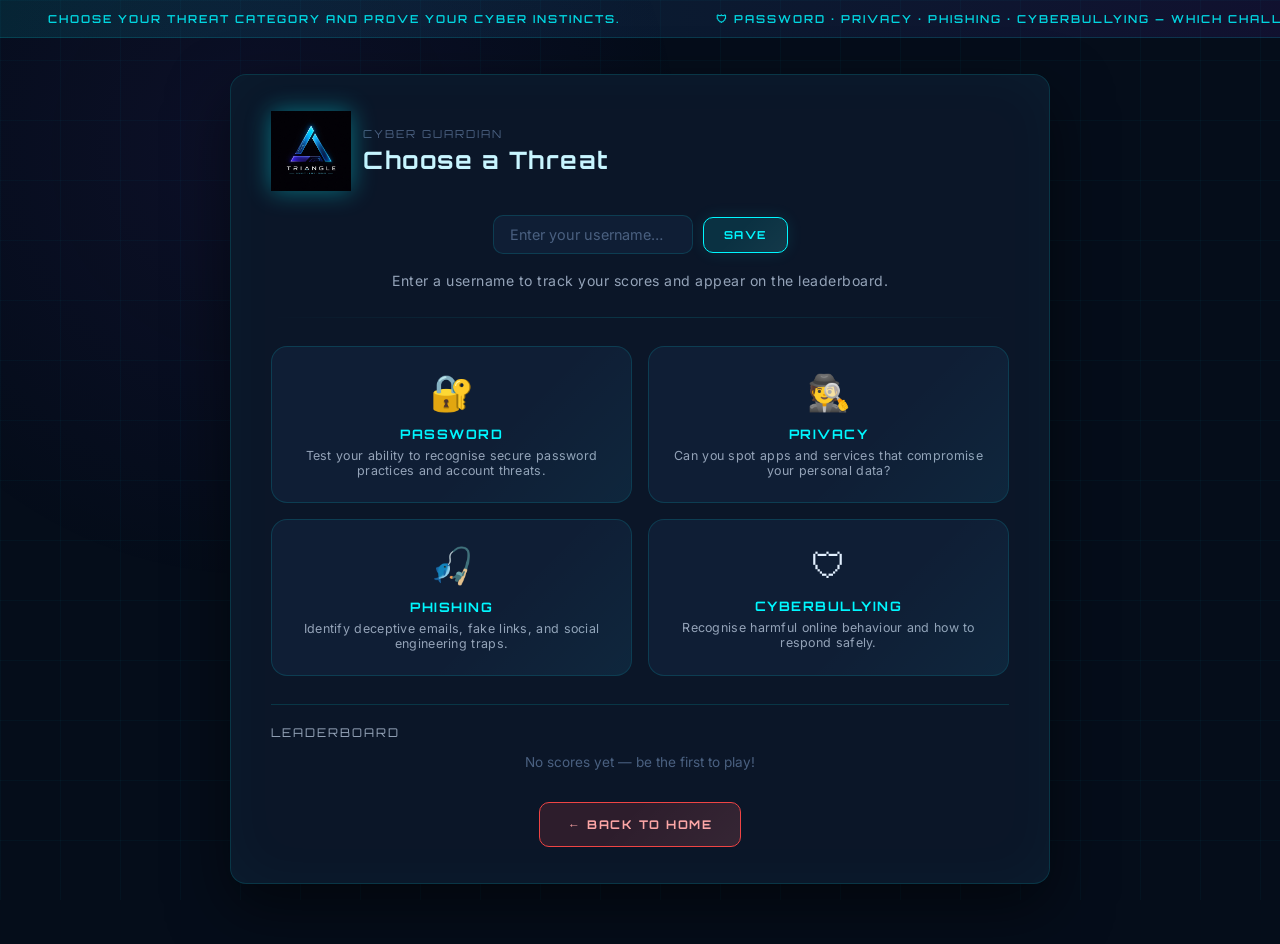
<file: index.html>
<!DOCTYPE html>
<html lang="en">
<head>
  <meta charset="UTF-8">
  <meta name="viewport" content="width=device-width, initial-scale=1.0">
  <title>Cyber Guardian — Signal or Scam?</title>
  <link rel="stylesheet" href="style.css">
</head>
<body>

  <!-- TICKER -->
  <div class="ticker-wrap">
    <div class="ticker-track">
      <span>Stay alert. Stay protected. Cyber Guardian is your first line of defence.</span>
      <span>🛡 Signal or Scam? Learn to identify online threats before they reach you.</span>
      <span>Password • Privacy • Phishing • Cyberbullying — four challenges await.</span>
      <span>Stay alert. Stay protected. Cyber Guardian is your first line of defence.</span>
      <span>🛡 Signal or Scam? Learn to identify online threats before they reach you.</span>
      <span>Password • Privacy • Phishing • Cyberbullying — four challenges await.</span>
    </div>
  </div>

  <div class="page">
    <div class="card text-center fade-in">

      <div class="hero-logo-wrap">
        <img src="team logo.png" alt="Triangle — Cyber Guardian" class="hero-logo">
      </div>

      <div class="hero-tag">Triangle · Connect · Code · Create</div>

      <h1>CYBER GUARDIAN</h1>

      <p class="subtitle mt-8" style="font-family:'Orbitron',sans-serif; font-size:0.75rem; letter-spacing:3px; margin-bottom:18px;">
        <span class="typewriter">Signal or Scam? Stay Sharp. Stay Ahead.</span>
      </p>

      <p class="mt-16" style="color:var(--text-mid); font-size:0.9rem; max-width:480px; margin:18px auto 0; line-height:1.7;">
        Test your cyber-safety instincts across four real-world threat categories. 
        Earn points for smart decisions. Learn from every mistake.
      </p>

      <div class="hero-actions mt-24">
        <button class="btn btn-primary" onclick="location.href='threats.html'">
          ⚡ Start Challenges
        </button>
        <button class="btn btn-secondary" onclick="location.href='howtoplay.html'">
          📋 How to Play
        </button>
      </div>

      <div class="divider"></div>

      <!-- Stat strip -->
      <div class="flex flex-center gap-16 flex-wrap" style="color:var(--text-lo); font-family:'Orbitron',sans-serif; font-size:10px; letter-spacing:1.5px;">
        <span>4 &nbsp;THREATS</span>
        <span style="color:var(--border);">|</span>
        <span>20 &nbsp;SCENARIOS</span>
        <span style="color:var(--border);">|</span>
        <span>1000 &nbsp;PTS MAX</span>
      </div>

    </div>
  </div>
<script src="script.js"></script>
</body>
</html>
</file>
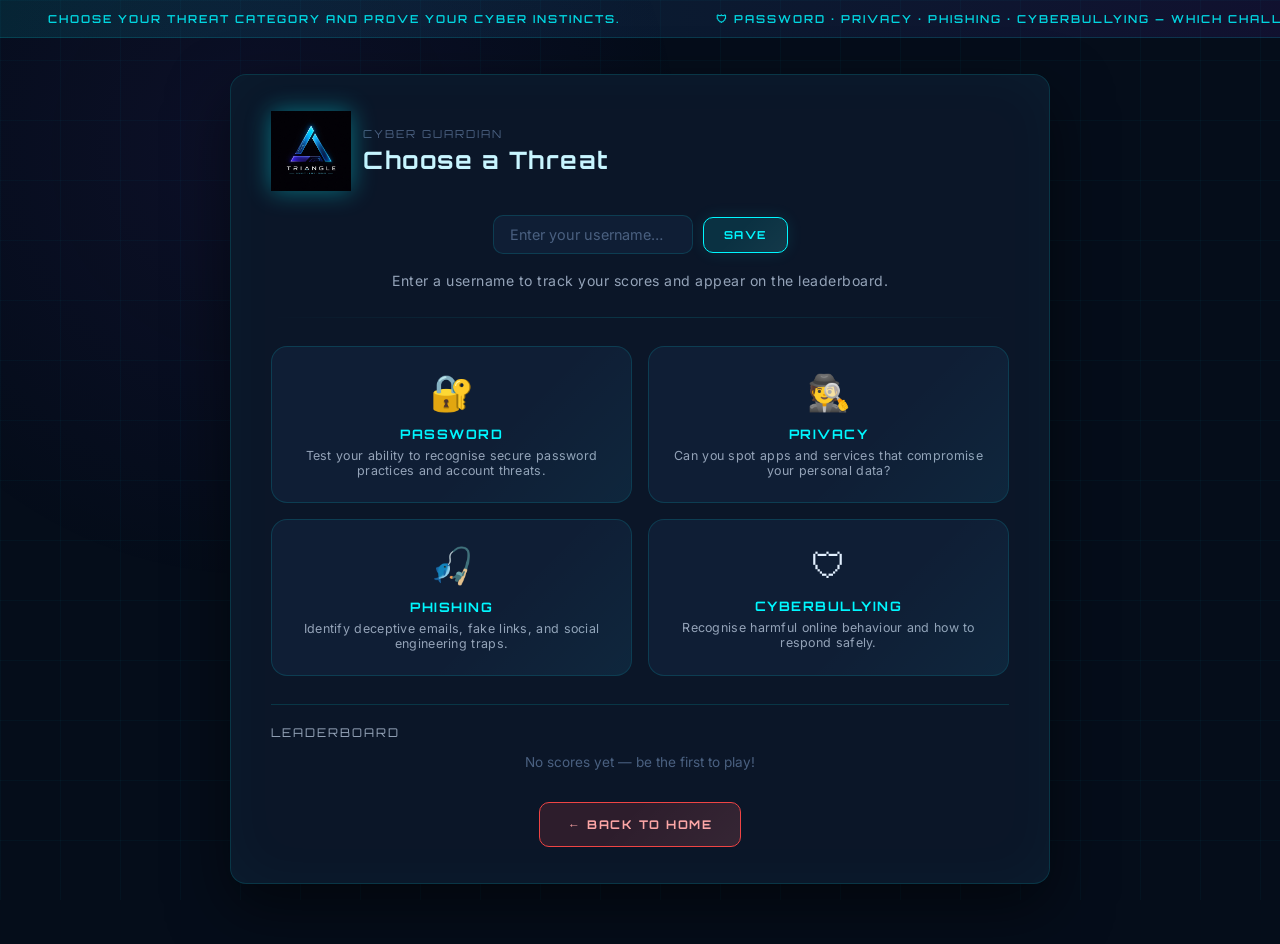
<file: bullying.html>
<!DOCTYPE html>
<html lang="en">
<head>
  <meta charset="UTF-8">
  <meta name="viewport" content="width=device-width, initial-scale=1.0">
  <title>Cyberbullying Challenge — Cyber Guardian</title>
  <link rel="stylesheet" href="style.css">
</head>
<body>

  <div class="ticker-wrap">
    <div class="ticker-track">
      <span>🛡 Cyberbullying Challenge — recognise harmful online behaviour and respond safely.</span>
      <span>Correct answer: +50 pts &nbsp;|&nbsp; Wrong answer: −50 pts &nbsp;|&nbsp; Pass score: 200 pts</span>
      <span>🛡 Cyberbullying Challenge — recognise harmful online behaviour and respond safely.</span>
      <span>Correct answer: +50 pts &nbsp;|&nbsp; Wrong answer: −50 pts &nbsp;|&nbsp; Pass score: 200 pts</span>
    </div>
  </div>

  <div class="page">
    <div class="card fade-in">

      <div class="page-logo">
        <img src="team logo.png" alt="Logo" class="logo-img">
        <div>
          <div class="page-logo-text">Cyber Guardian</div>
          <h2 style="margin-top:4px;">🛡 Cyberbullying Challenge</h2>
        </div>
      </div>

      <div class="progress-wrap">
        <div class="progress-fill" id="progress-fill" style="width:20%"></div>
      </div>

      <div class="quiz-header">
        <span class="quiz-player" id="player-display"></span>
        <span class="quiz-score-badge" id="score-badge">0 pts</span>
      </div>

      <div id="quiz-wrap">
        <p class="question-num" id="question-num"></p>
        <div class="question-text" id="question-text"></div>
        <div id="options-wrap"></div>
        <div class="feedback" id="feedback"></div>
      </div>

      <div id="result-wrap" class="hidden"></div>

      <div class="nav-row">
        <button class="btn btn-nav" id="prev-btn" onclick="_quizPrev()">← Previous</button>
        <button class="btn btn-nav" id="next-btn" onclick="_quizNext()">Next →</button>
      </div>
      <div class="flex flex-center mt-16">
        <button class="btn btn-back" onclick="location.href='threats.html'">← Back to Threats</button>
      </div>

    </div>
  </div>

  <script>
    window.QUIZ_DATA = {
      title: 'Cyberbullying Challenge',
      icon: '🛡',
      data: [
        {
          q: "Someone repeatedly sends you hostile and threatening messages online. What should you do first?",
          opts: ["Reply and argue", "Block and report them", "Ignore it", "Share their messages publicly"],
          ans: 1,
          explanation: "Block and report the person immediately. Document the messages before blocking in case you need evidence."
        },
        {
          q: "A classmate shares an embarrassing photo of someone online without their consent. What is the correct action?",
          opts: ["Like and share it", "Report it to the platform", "Ignore it", "Comment on it"],
          ans: 1,
          explanation: "Sharing images without consent is harmful and may be illegal. Report it to the platform and support the person affected."
        },
        {
          q: "You see a group chat where people are ganging up on one person with cruel messages. What do you do?",
          opts: ["Join in", "Intervene or report it", "Stay silent", "Leave the chat"],
          ans: 1,
          explanation: "Staying silent makes you a bystander. Speaking up or reporting the behaviour helps protect the target."
        },
        {
          q: "Someone online is pretending to be your friend to extract personal information from you. What is this called?",
          opts: ["Friendly chat", "Social engineering", "Normal behaviour", "A joke"],
          ans: 1,
          explanation: "This is social engineering or impersonation — a manipulation tactic used to gain your trust and exploit it."
        },
        {
          q: "A person you've never met online asks for your home address, claiming to send you a prize. What should you do?",
          opts: ["Share your address", "Refuse and block them", "Ask for more details", "Ignore for now"],
          ans: 1,
          explanation: "Never share your home address with strangers online. This is a common tactic used by predators and scammers."
        }
      ]
    };
  </script>
  <script src="script.js"></script>

</body>
</html>
</file>
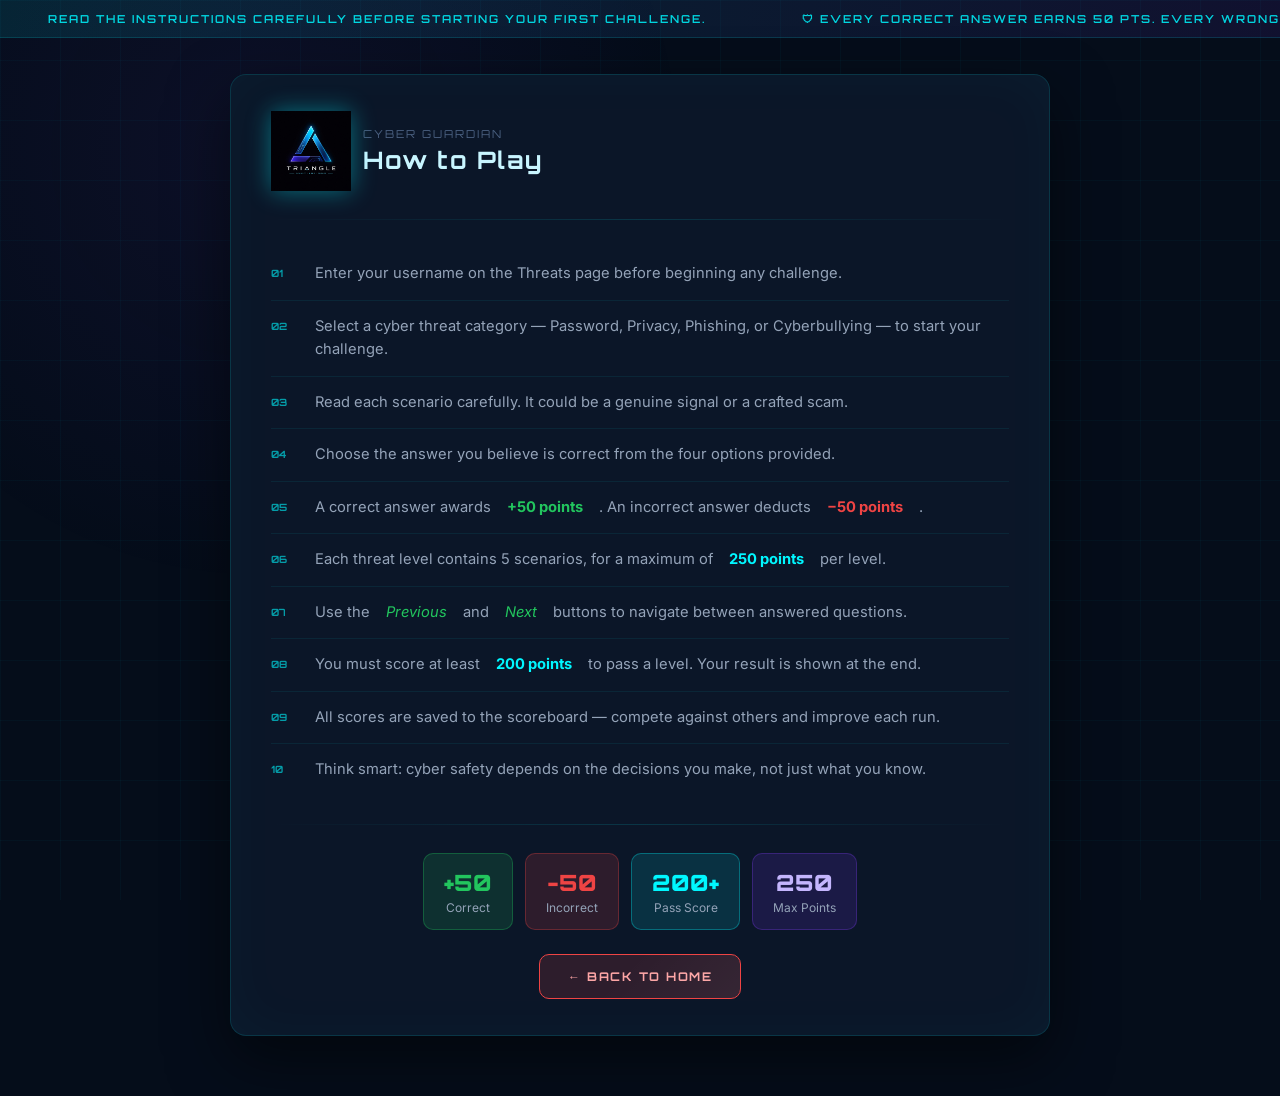
<file: howtoplay.html>
<!DOCTYPE html>
<html lang="en">
<head>
  <meta charset="UTF-8">
  <meta name="viewport" content="width=device-width, initial-scale=1.0">
  <title>How to Play — Cyber Guardian</title>
  <link rel="stylesheet" href="style.css">
</head>
<body>

  <div class="ticker-wrap">
    <div class="ticker-track">
      <span>Read the instructions carefully before starting your first challenge.</span>
      <span>🛡 Every correct answer earns 50 pts. Every wrong answer costs 50 pts.</span>
      <span>Score 200 or more out of 250 to pass each threat level and unlock your ranking.</span>
      <span>Read the instructions carefully before starting your first challenge.</span>
      <span>🛡 Every correct answer earns 50 pts. Every wrong answer costs 50 pts.</span>
      <span>Score 200 or more out of 250 to pass each threat level and unlock your ranking.</span>
    </div>
  </div>

  <div class="page">
    <div class="card fade-in">

      <div class="page-logo">
        <img src="team logo.png" alt="Logo" class="logo-img">
        <div>
          <div class="page-logo-text">Cyber Guardian</div>
          <h2 style="margin-top:4px;">How to Play</h2>
        </div>
      </div>

      <div class="divider"></div>

      <ul class="rules-list">
        <li>Enter your username on the Threats page before beginning any challenge.</li>
        <li>Select a cyber threat category — Password, Privacy, Phishing, or Cyberbullying — to start your challenge.</li>
        <li>Read each scenario carefully. It could be a genuine signal or a crafted scam.</li>
        <li>Choose the answer you believe is correct from the four options provided.</li>
        <li>A correct answer awards <strong style="color:var(--green);">+50 points</strong>. An incorrect answer deducts <strong style="color:var(--red);">−50 points</strong>.</li>
        <li>Each threat level contains 5 scenarios, for a maximum of <strong style="color:var(--cyan);">250 points</strong> per level.</li>
        <li>Use the <em style="color:var(--green);">Previous</em> and <em style="color:var(--green);">Next</em> buttons to navigate between answered questions.</li>
        <li>You must score at least <strong style="color:var(--cyan);">200 points</strong> to pass a level. Your result is shown at the end.</li>
        <li>All scores are saved to the scoreboard — compete against others and improve each run.</li>
        <li>Think smart: cyber safety depends on the decisions you make, not just what you know.</li>
      </ul>

      <div class="divider"></div>

      <div class="flex flex-center gap-12 flex-wrap mt-8">
        <div style="text-align:center; padding:14px 20px; background:var(--green-dim); border:1px solid rgba(34,197,94,0.3); border-radius:var(--radius-sm);">
          <div style="font-family:'Orbitron',sans-serif; font-size:1.4rem; font-weight:900; color:var(--green);">+50</div>
          <div style="font-size:0.75rem; color:var(--text-mid); margin-top:4px;">Correct</div>
        </div>
        <div style="text-align:center; padding:14px 20px; background:var(--red-dim); border:1px solid rgba(239,68,68,0.3); border-radius:var(--radius-sm);">
          <div style="font-family:'Orbitron',sans-serif; font-size:1.4rem; font-weight:900; color:var(--red);">−50</div>
          <div style="font-size:0.75rem; color:var(--text-mid); margin-top:4px;">Incorrect</div>
        </div>
        <div style="text-align:center; padding:14px 20px; background:var(--cyan-dim); border:1px solid rgba(0,247,255,0.3); border-radius:var(--radius-sm);">
          <div style="font-family:'Orbitron',sans-serif; font-size:1.4rem; font-weight:900; color:var(--cyan);">200+</div>
          <div style="font-size:0.75rem; color:var(--text-mid); margin-top:4px;">Pass Score</div>
        </div>
        <div style="text-align:center; padding:14px 20px; background:var(--purple-dim); border:1px solid rgba(124,58,237,0.3); border-radius:var(--radius-sm);">
          <div style="font-family:'Orbitron',sans-serif; font-size:1.4rem; font-weight:900; color:#c4b5fd;">250</div>
          <div style="font-size:0.75rem; color:var(--text-mid); margin-top:4px;">Max Points</div>
        </div>
      </div>

      <div class="flex flex-center mt-24">
        <button class="btn btn-back" onclick="location.href='index.html'">← Back to Home</button>
      </div>

    </div>
  </div>

</body>
</html>
</file>
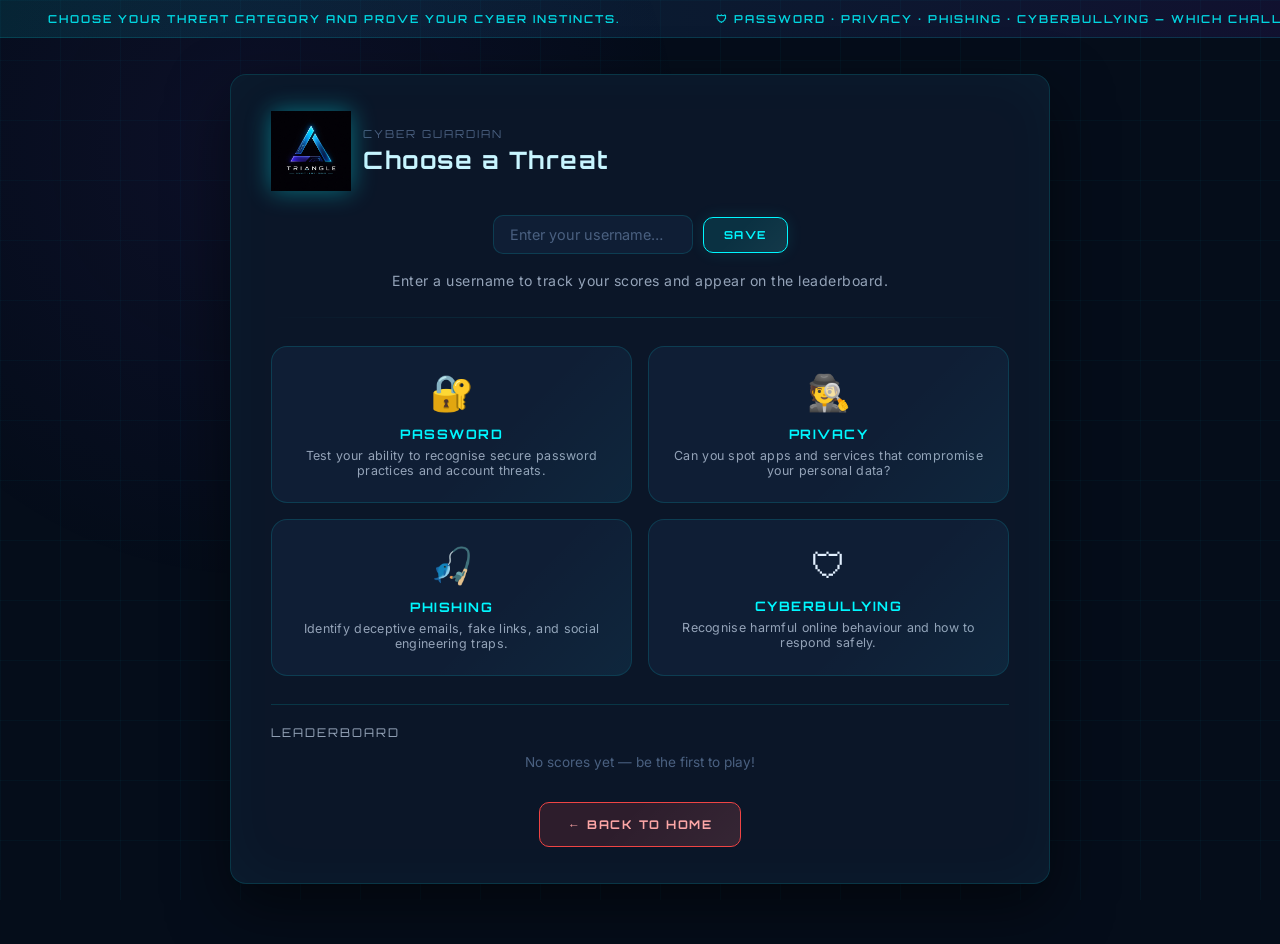
<file: password.html>
<!DOCTYPE html>
<html lang="en">
<head>
  <meta charset="UTF-8">
  <meta name="viewport" content="width=device-width, initial-scale=1.0">
  <title>Password Challenge — Cyber Guardian</title>
  <link rel="stylesheet" href="style.css">
</head>
<body>

  <div class="ticker-wrap">
    <div class="ticker-track">
      <span>🔐 Password Challenge — identify strong security practices and account threats.</span>
      <span>Correct answer: +50 pts &nbsp;|&nbsp; Wrong answer: −50 pts &nbsp;|&nbsp; Pass score: 200 pts</span>
      <span>🔐 Password Challenge — identify strong security practices and account threats.</span>
      <span>Correct answer: +50 pts &nbsp;|&nbsp; Wrong answer: −50 pts &nbsp;|&nbsp; Pass score: 200 pts</span>
    </div>
  </div>

  <div class="page">
    <div class="card fade-in">

      <!-- Page header -->
      <div class="page-logo">
        <img src="team logo.png" alt="Logo" class="logo-img">
        <div>
          <div class="page-logo-text">Cyber Guardian</div>
          <h2 style="margin-top:4px;">🔐 Password Challenge</h2>
        </div>
      </div>

      <div class="progress-wrap">
        <div class="progress-fill" id="progress-fill" style="width:20%"></div>
      </div>

      <!-- Quiz header row -->
      <div class="quiz-header">
        <span class="quiz-player" id="player-display"></span>
        <span class="quiz-score-badge" id="score-badge">0 pts</span>
      </div>

      <!-- Quiz body -->
      <div id="quiz-wrap">
        <p class="question-num" id="question-num"></p>
        <div class="question-text" id="question-text"></div>
        <div id="options-wrap"></div>
        <div class="feedback" id="feedback"></div>
      </div>

      <!-- Result banner (hidden until quiz ends) -->
      <div id="result-wrap" class="hidden"></div>

      <!-- Navigation -->
      <div class="nav-row">
        <button class="btn btn-nav" id="prev-btn" onclick="_quizPrev()">← Previous</button>
        <button class="btn btn-nav" id="next-btn" onclick="_quizNext()">Next →</button>
      </div>
      <div class="flex flex-center mt-16">
        <button class="btn btn-back" onclick="location.href='threats.html'">← Back to Threats</button>
      </div>

    </div>
  </div>

  <script>
    window.QUIZ_DATA = {
      title: 'Password Challenge',
      icon: '🔐',
      data: [
        {
          q: "A website requires a strong password with uppercase, numbers and symbols. What does this mean?",
          opts: ["Good practice", "Bad idea", "Ignore it", "Exit site"],
          ans: 0,
          explanation: "Strong password requirements help protect your account from brute-force attacks."
        },
        {
          q: "You use the same password across all of your online accounts. Is this risky?",
          opts: ["Totally safe", "Very risky", "Perfectly OK", "Normal"],
          ans: 1,
          explanation: "Reusing passwords means one breach can compromise every account you own."
        },
        {
          q: "A login page has no HTTPS padlock in the browser address bar. What should you do?",
          opts: ["Log in as normal", "Leave the site", "Ignore warning", "Try anyway"],
          ans: 1,
          explanation: "Without HTTPS, your credentials are transmitted in plain text and can be intercepted."
        },
        {
          q: "You receive an unexpected one-time password (OTP) request. What should you do?",
          opts: ["Share the OTP", "Do not share it", "Ignore it", "Send it back"],
          ans: 1,
          explanation: "Unsolicited OTP requests are a red flag — someone may be trying to hijack your account."
        },
        {
          q: "You receive a data breach alert saying your password has been exposed. What's the right move?",
          opts: ["Ignore it", "Change your password now", "Wait a week", "Share with friends"],
          ans: 1,
          explanation: "Act immediately — change the compromised password and any accounts using the same one."
        }
      ]
    };
  </script>
  <script src="script.js"></script>

</body>
</html>
</file>
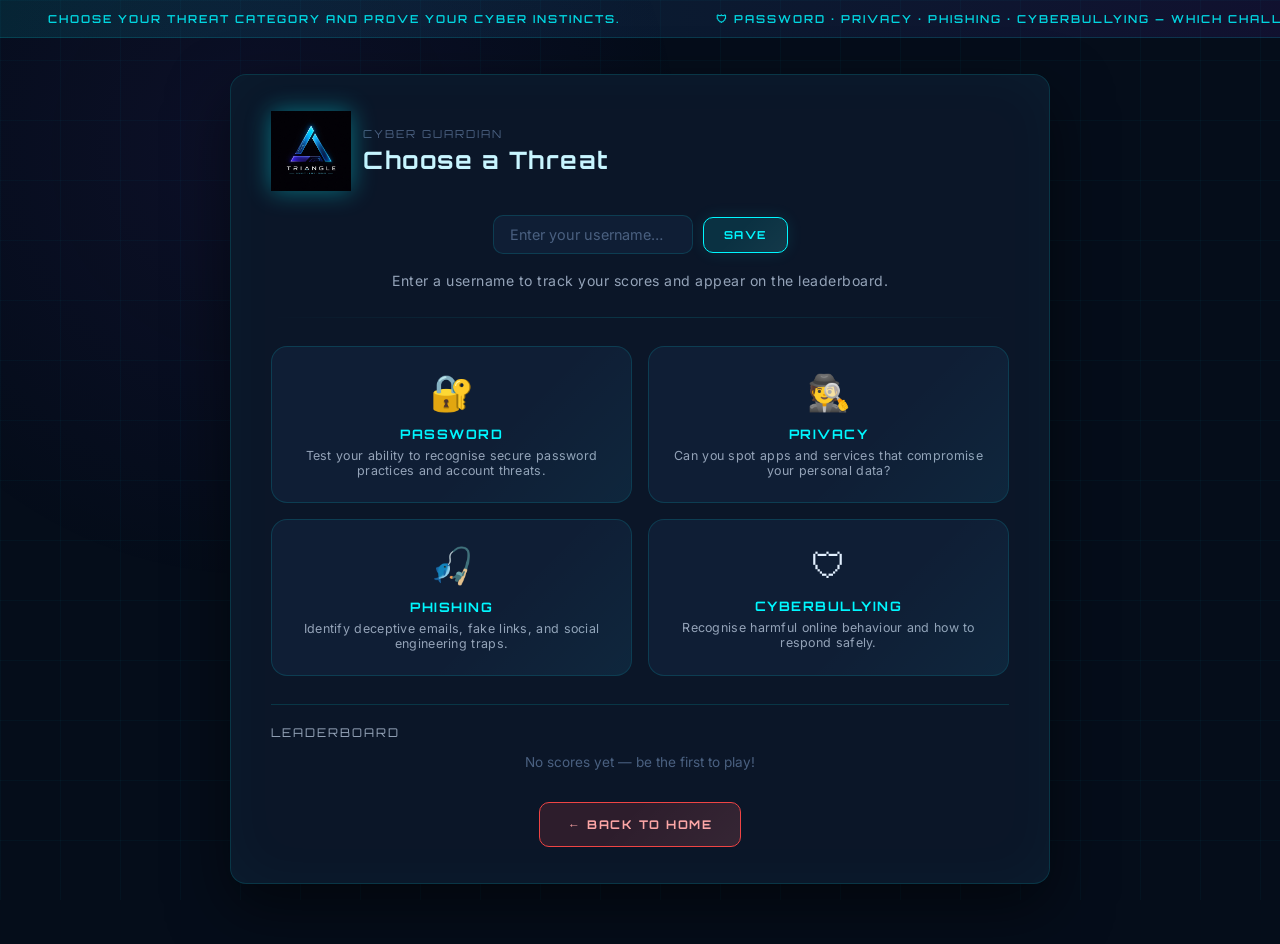
<file: phising.html>
<!DOCTYPE html>
<html lang="en">
<head>
  <meta charset="UTF-8">
  <meta name="viewport" content="width=device-width, initial-scale=1.0">
  <title>Phishing Patrol — Cyber Guardian</title>
  <link rel="stylesheet" href="style.css">
</head>
<body>

  <div class="ticker-wrap">
    <div class="ticker-track">
      <span>🎣 Phishing Patrol — identify deceptive emails, fake links, and social engineering traps.</span>
      <span>Correct answer: +50 pts &nbsp;|&nbsp; Wrong answer: −50 pts &nbsp;|&nbsp; Pass score: 200 pts</span>
      <span>🎣 Phishing Patrol — identify deceptive emails, fake links, and social engineering traps.</span>
      <span>Correct answer: +50 pts &nbsp;|&nbsp; Wrong answer: −50 pts &nbsp;|&nbsp; Pass score: 200 pts</span>
    </div>
  </div>

  <div class="page">
    <div class="card fade-in">

      <div class="page-logo">
        <img src="team logo.png" alt="Logo" class="logo-img">
        <div>
          <div class="page-logo-text">Cyber Guardian</div>
          <h2 style="margin-top:4px;">🎣 Phishing Patrol</h2>
        </div>
      </div>

      <div class="progress-wrap">
        <div class="progress-fill" id="progress-fill" style="width:20%"></div>
      </div>

      <div class="quiz-header">
        <span class="quiz-player" id="player-display"></span>
        <span class="quiz-score-badge" id="score-badge">0 pts</span>
      </div>

      <div id="quiz-wrap">
        <p class="question-num" id="question-num"></p>
        <div class="question-text" id="question-text"></div>
        <div id="options-wrap"></div>
        <div class="feedback" id="feedback"></div>
      </div>

      <div id="result-wrap" class="hidden"></div>

      <div class="nav-row">
        <button class="btn btn-nav" id="prev-btn" onclick="_quizPrev()">← Previous</button>
        <button class="btn btn-nav" id="next-btn" onclick="_quizNext()">Next →</button>
      </div>
      <div class="flex flex-center mt-16">
        <button class="btn btn-back" onclick="location.href='threats.html'">← Back to Threats</button>
      </div>

    </div>
  </div>

  <script>
    window.QUIZ_DATA = {
      title: 'Phishing Patrol',
      icon: '🎣',
      data: [
        {
          q: "You receive: \"URGENT! Your PayPal account has been limited. Click here to restore access immediately.\" What do you do?",
          opts: ["Mark as Threat", "Mark as Safe", "Ignore it", "Escalate to PayPal"],
          ans: 0,
          explanation: "This is a classic phishing attack. Urgency and account threats are manipulation tactics — never click these links."
        },
        {
          q: "Amazon sends you an email asking you to reply with your password to verify your account. What is this?",
          opts: ["A safe request", "A phishing attempt", "Ignore it", "Forward to a friend"],
          ans: 1,
          explanation: "No legitimate company will ever ask for your password via email. This is phishing."
        },
        {
          q: "You receive an email from your bank with an urgent link asking you to log in to prevent account suspension. What is this?",
          opts: ["Legitimate alert", "A fake email", "Ignore it", "Reply with your details"],
          ans: 1,
          explanation: "Banks do not send urgent login links via email. Visit your bank's website directly — never through emailed links."
        },
        {
          q: "You receive an email saying you've won a lottery you never entered. What should you do?",
          opts: ["Claim your prize", "Delete it — it's fake", "Respond for details", "Share with friends"],
          ans: 1,
          explanation: "Unexpected lottery wins are almost always scams designed to steal personal information or money."
        },
        {
          q: "An unknown sender messages you asking for your one-time password (OTP) to help 'unlock' your account. What do you do?",
          opts: ["It seems safe", "It's fake — don't share", "Send the OTP", "Ignore for now"],
          ans: 1,
          explanation: "Never share OTPs with anyone. They are a second factor of authentication only you should use."
        }
      ]
    };
  </script>
  <script src="script.js"></script>

</body>
</html>
</file>
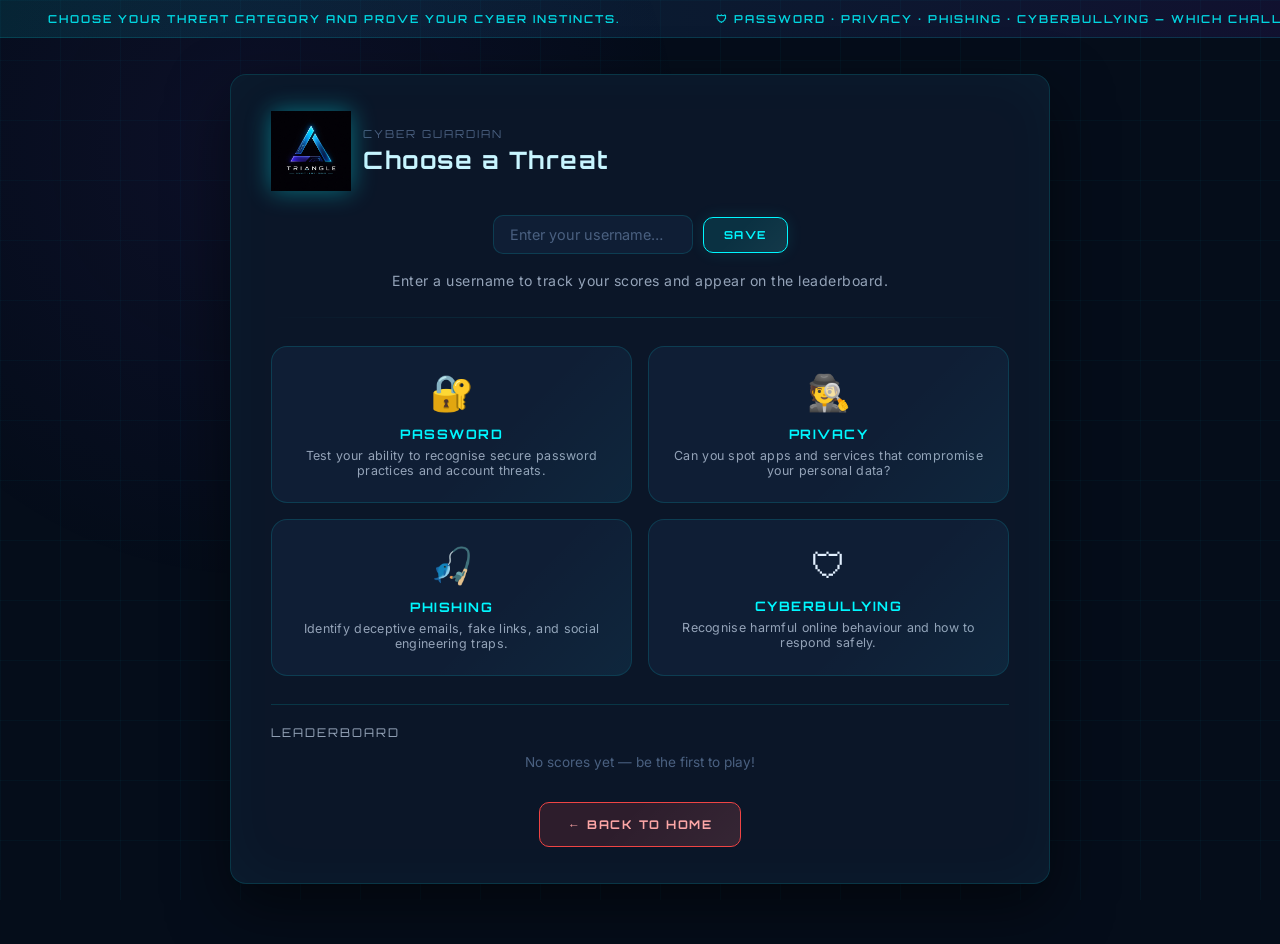
<file: privacy.html>
<!DOCTYPE html>
<html lang="en">
<head>
  <meta charset="UTF-8">
  <meta name="viewport" content="width=device-width, initial-scale=1.0">
  <title>Privacy Challenge — Cyber Guardian</title>
  <link rel="stylesheet" href="style.css">
</head>
<body>

  <div class="ticker-wrap">
    <div class="ticker-track">
      <span>🕵️ Privacy Challenge — can you spot apps and services that compromise your data?</span>
      <span>Correct answer: +50 pts &nbsp;|&nbsp; Wrong answer: −50 pts &nbsp;|&nbsp; Pass score: 200 pts</span>
      <span>🕵️ Privacy Challenge — can you spot apps and services that compromise your data?</span>
      <span>Correct answer: +50 pts &nbsp;|&nbsp; Wrong answer: −50 pts &nbsp;|&nbsp; Pass score: 200 pts</span>
    </div>
  </div>

  <div class="page">
    <div class="card fade-in">

      <div class="page-logo">
        <img src="team logo.png" alt="Logo" class="logo-img">
        <div>
          <div class="page-logo-text">Cyber Guardian</div>
          <h2 style="margin-top:4px;">🕵️ Privacy Challenge</h2>
        </div>
      </div>

      <div class="progress-wrap">
        <div class="progress-fill" id="progress-fill" style="width:20%"></div>
      </div>

      <div class="quiz-header">
        <span class="quiz-player" id="player-display"></span>
        <span class="quiz-score-badge" id="score-badge">0 pts</span>
      </div>

      <div id="quiz-wrap">
        <p class="question-num" id="question-num"></p>
        <div class="question-text" id="question-text"></div>
        <div id="options-wrap"></div>
        <div class="feedback" id="feedback"></div>
      </div>

      <div id="result-wrap" class="hidden"></div>

      <div class="nav-row">
        <button class="btn btn-nav" id="prev-btn" onclick="_quizPrev()">← Previous</button>
        <button class="btn btn-nav" id="next-btn" onclick="_quizNext()">Next →</button>
      </div>
      <div class="flex flex-center mt-16">
        <button class="btn btn-back" onclick="location.href='threats.html'">← Back to Threats</button>
      </div>

    </div>
  </div>

  <script>
    window.QUIZ_DATA = {
      title: 'Privacy Challenge',
      icon: '🕵️',
      data: [
        {
          q: "An app requests access to your location at all times, even when you're not using it. Is this a concern?",
          opts: ["That's fine", "That's risky", "Ignore it", "Allow it"],
          ans: 1,
          explanation: "Apps should only access your location when actively in use — constant tracking is excessive and invasive."
        },
        {
          q: "A free app wants to upload and store your entire contacts list. What's the safest response?",
          opts: ["Seems safe", "This is dangerous", "Ignore the request", "Accept and continue"],
          ans: 1,
          explanation: "Collecting contacts without a clear need is a serious privacy risk for you and everyone in your contacts."
        },
        {
          q: "You notice tracking cookies following your activity across dozens of websites. Should you be concerned?",
          opts: ["Completely normal", "Worth watching", "Ignore them", "Agree to all"],
          ans: 1,
          explanation: "Cross-site tracking cookies build detailed profiles of your behaviour without your informed consent."
        },
        {
          q: "An app requests camera access, but the app has no features that need a camera. What should you do?",
          opts: ["Allow access", "Deny access", "Ignore the prompt", "Share it anyway"],
          ans: 1,
          explanation: "Always deny permissions that an app has no legitimate reason to request — this limits your attack surface."
        },
        {
          q: "An app's terms of service reveal it sells user data to third parties. How serious is this?",
          opts: ["Not a big deal", "A real concern", "Ignore the terms", "That's OK"],
          ans: 1,
          explanation: "Selling user data to unknown third parties is a significant privacy risk — consider using an alternative."
        }
      ]
    };
  </script>
  <script src="script.js"></script>

</body>
</html>
</file>
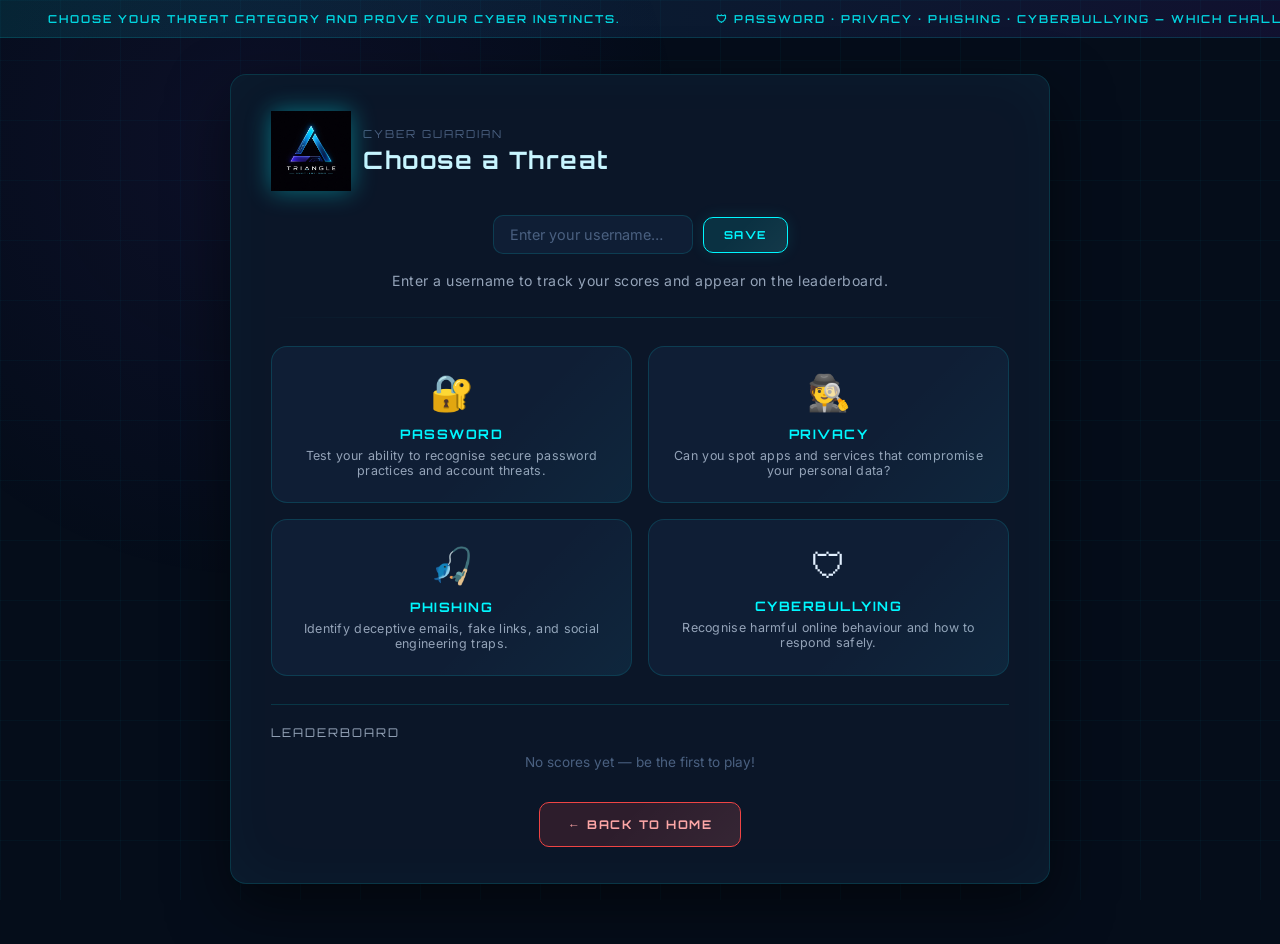
<file: threats.html>
<!DOCTYPE html>
<html lang="en">
<head>
  <meta charset="UTF-8">
  <meta name="viewport" content="width=device-width, initial-scale=1.0">
  <title>Choose a Threat — Cyber Guardian</title>
  <link rel="stylesheet" href="style.css">
</head>
<body>

  <div class="ticker-wrap">
    <div class="ticker-track">
      <span>Choose your threat category and prove your cyber instincts.</span>
      <span>🛡 Password · Privacy · Phishing · Cyberbullying — which challenge will you face first?</span>
      <span>Score 200+ to pass each level. All scores are tracked on the leaderboard.</span>
      <span>Choose your threat category and prove your cyber instincts.</span>
      <span>🛡 Password · Privacy · Phishing · Cyberbullying — which challenge will you face first?</span>
      <span>Score 200+ to pass each level. All scores are tracked on the leaderboard.</span>
    </div>
  </div>

  <div class="page">
    <div class="card fade-in">

      <div class="page-logo">
        <img src="team logo.png" alt="Logo" class="logo-img">
        <div>
          <div class="page-logo-text">Cyber Guardian</div>
          <h2 style="margin-top:4px;">Choose a Threat</h2>
        </div>
      </div>

      <!-- Username panel -->
      <div id="player-panel" class="username-panel">
        <input id="username-input" class="text-input" type="text" placeholder="Enter your username…" maxlength="24">
        <button class="btn btn-primary" id="save-btn" style="padding:10px 20px; font-size:11px;">Save</button>
        <button class="btn btn-secondary hidden" id="new-btn" style="padding:10px 20px; font-size:11px;">New Player</button>
      </div>
      <p id="welcome-msg" class="welcome-text text-center mb-16"></p>

      <div class="divider"></div>

      <!-- Threat grid -->
      <div class="threat-grid">
        <div class="threat-card" onclick="gotoQuiz('password.html')">
          <span class="threat-icon">🔐</span>
          <div class="threat-title">Password</div>
          <div class="threat-desc">Test your ability to recognise secure password practices and account threats.</div>
        </div>
        <div class="threat-card" onclick="gotoQuiz('privacy.html')">
          <span class="threat-icon">🕵️</span>
          <div class="threat-title">Privacy</div>
          <div class="threat-desc">Can you spot apps and services that compromise your personal data?</div>
        </div>
        <div class="threat-card" onclick="gotoQuiz('phising.html')">
          <span class="threat-icon">🎣</span>
          <div class="threat-title">Phishing</div>
          <div class="threat-desc">Identify deceptive emails, fake links, and social engineering traps.</div>
        </div>
        <div class="threat-card" onclick="gotoQuiz('bullying.html')">
          <span class="threat-icon">🛡</span>
          <div class="threat-title">Cyberbullying</div>
          <div class="threat-desc">Recognise harmful online behaviour and how to respond safely.</div>
        </div>
      </div>

      <!-- Scoreboard -->
      <div class="scoreboard" id="scoreboard"></div>

      <div class="flex flex-center mt-24">
        <button class="btn btn-back" onclick="location.href='index.html'">← Back to Home</button>
      </div>

    </div>
  </div>

  <script>
    const usernameInput = document.getElementById('username-input');
    const saveBtn       = document.getElementById('save-btn');
    const newBtn        = document.getElementById('new-btn');
    const welcomeMsg    = document.getElementById('welcome-msg');
    const scoreboard    = document.getElementById('scoreboard');

    function getUsername() { return localStorage.getItem('username') || ''; }

    function saveUsername() {
      const name = usernameInput.value.trim();
      if (!name) { alert('Please enter a username to continue.'); return; }
      localStorage.setItem('username', name);
      renderPlayer();
    }

    function newPlayer() {
      localStorage.removeItem('username');
      usernameInput.value = '';
      renderPlayer();
    }

    function renderPlayer() {
      const name = getUsername();
      if (name) {
        welcomeMsg.textContent = '👋  Welcome back, ' + name + '. Choose a threat to begin your challenge.';
        usernameInput.classList.add('hidden');
        saveBtn.classList.add('hidden');
        newBtn.classList.remove('hidden');
      } else {
        welcomeMsg.textContent = 'Enter a username to track your scores and appear on the leaderboard.';
        usernameInput.classList.remove('hidden');
        saveBtn.classList.remove('hidden');
        newBtn.classList.add('hidden');
      }
    }

    function getScores() {
      try { return JSON.parse(localStorage.getItem('quizScores') || '[]'); }
      catch(e) { return []; }
    }

    function renderScoreboard() {
      const scores = getScores();
      if (!scores.length) {
        scoreboard.innerHTML = '<p class="scoreboard-title">Leaderboard</p><p style="color:var(--text-lo);font-size:0.85rem;text-align:center;padding-bottom:8px;">No scores yet — be the first to play!</p>';
        return;
      }
      const sorted = scores.slice().sort((a, b) => b.score - a.score);
      const medals = ['gold','silver','bronze'];
      const rows = sorted.slice(0,10).map((entry, i) => `
        <div class="score-row">
          <span class="score-rank ${medals[i] || ''}">${i === 0 ? '🥇' : i === 1 ? '🥈' : i === 2 ? '🥉' : '#' + (i+1)}</span>
          <span class="score-name">${entry.name}</span>
          <span class="score-pts">${entry.score} pts</span>
        </div>
      `).join('');
      scoreboard.innerHTML = `<p class="scoreboard-title">Leaderboard</p>${rows}`;
    }

    function gotoQuiz(url) {
      if (!getUsername()) {
        alert('Please enter and save a username first.');
        usernameInput.focus();
        return;
      }
      location.href = url;
    }

    saveBtn.addEventListener('click', saveUsername);
    newBtn.addEventListener('click', newPlayer);
    usernameInput.addEventListener('keydown', e => { if (e.key === 'Enter') saveUsername(); });

    renderPlayer();
    renderScoreboard();
  </script>

</body>
</html>
</file>
<file: style.css>
/* ===== CYBER GUARDIAN — GLOBAL STYLES ===== */
@import url('https://fonts.googleapis.com/css2?family=Orbitron:wght@400;600;700;900&family=Inter:wght@300;400;500;600&display=swap');

:root {
  --bg-deep:    #050d1a;
  --bg-card:    #0b1628;
  --bg-panel:   #0f1e35;
  --cyan:       #00f7ff;
  --cyan-dim:   rgba(0,247,255,0.12);
  --purple:     #7c3aed;
  --purple-dim: rgba(124,58,237,0.15);
  --green:      #22c55e;
  --green-dim:  rgba(34,197,94,0.15);
  --red:        #ef4444;
  --red-dim:    rgba(239,68,68,0.15);
  --text-hi:    #e2f0ff;
  --text-mid:   #94a3b8;
  --text-lo:    #4a6080;
  --border:     rgba(0,247,255,0.14);
  --glow-sm:    0 0 8px rgba(0,247,255,0.35);
  --glow-md:    0 0 20px rgba(0,247,255,0.22), 0 0 40px rgba(0,247,255,0.08);
  --radius:     16px;
  --radius-sm:  10px;
}

*, *::before, *::after { box-sizing: border-box; margin: 0; padding: 0; }

html { scroll-behavior: smooth; }

body {
  font-family: 'Inter', sans-serif;
  background: var(--bg-deep);
  color: var(--text-hi);
  min-height: 100vh;
  overflow-x: hidden;
}

/* ── AMBIENT GRID BACKGROUND ── */
body::before {
  content: '';
  position: fixed;
  inset: 0;
  background-image:
    linear-gradient(rgba(0,247,255,0.03) 1px, transparent 1px),
    linear-gradient(90deg, rgba(0,247,255,0.03) 1px, transparent 1px);
  background-size: 60px 60px;
  pointer-events: none;
  z-index: 0;
}

body::after {
  content: '';
  position: fixed;
  top: -40%;
  left: -20%;
  width: 80vw;
  height: 80vw;
  background: radial-gradient(circle, rgba(124,58,237,0.07) 0%, transparent 60%);
  pointer-events: none;
  z-index: 0;
}

/* ── TICKER BANNER ── */
.ticker-wrap {
  position: relative;
  z-index: 10;
  background: linear-gradient(90deg, rgba(0,247,255,0.1), rgba(124,58,237,0.1));
  border-bottom: 1px solid var(--border);
  overflow: hidden;
  height: 38px;
  display: flex;
  align-items: center;
}

.ticker-track {
  display: flex;
  white-space: nowrap;
  animation: ticker 28s linear infinite;
}

.ticker-track span {
  padding: 0 48px;
  font-family: 'Orbitron', sans-serif;
  font-size: 11px;
  font-weight: 600;
  letter-spacing: 2px;
  color: var(--cyan);
  text-transform: uppercase;
  opacity: 0.85;
}

@keyframes ticker {
  0%   { transform: translateX(0); }
  100% { transform: translateX(-50%); }
}

/* ── PAGE WRAPPER ── */
.page {
  position: relative;
  z-index: 1;
  max-width: 860px;
  margin: 0 auto;
  padding: 36px 20px 60px;
}

/* ── CARD ── */
.card {
  background: var(--bg-card);
  border: 1px solid var(--border);
  border-radius: var(--radius);
  padding: 36px 40px;
  box-shadow: 0 24px 60px rgba(0,0,0,0.5), inset 0 0 60px rgba(0,247,255,0.03);
  backdrop-filter: blur(12px);
}

/* ── LOGO ── */
.logo-img {
  width: 80px;
  height: 80px;
  object-fit: contain;
  filter: drop-shadow(0 0 12px rgba(0,247,255,0.4));
}

/* ── TYPOGRAPHY ── */
h1, h2, h3, .orbitron {
  font-family: 'Orbitron', sans-serif;
}

h1 {
  font-size: clamp(2rem, 5vw, 3.2rem);
  font-weight: 900;
  color: var(--cyan);
  text-shadow: var(--glow-md);
  letter-spacing: 3px;
  line-height: 1.1;
}

h2 {
  font-size: clamp(1.1rem, 3vw, 1.5rem);
  font-weight: 700;
  color: #c8f5ff;
  letter-spacing: 1.5px;
}

h3 {
  font-size: 1rem;
  font-weight: 600;
  letter-spacing: 1px;
  color: var(--text-mid);
}

.subtitle {
  font-size: 1rem;
  color: var(--text-mid);
  letter-spacing: 1px;
}

/* ── TYPEWRITER ── */
.typewriter {
  display: inline-block;
  overflow: hidden;
  border-right: 2px solid var(--cyan);
  white-space: nowrap;
  width: 0;
  color: var(--cyan);
  font-size: 1.05rem;
  font-weight: 500;
  letter-spacing: 2px;
  animation: typing 5s steps(38,end) forwards, blink 0.8s step-end infinite;
  animation-delay: 0.4s;
}

@keyframes typing { to { width: 100%; } }
@keyframes blink  { 50% { border-color: transparent; } }

/* ── BUTTONS ── */
.btn {
  display: inline-flex;
  align-items: center;
  justify-content: center;
  gap: 8px;
  font-family: 'Orbitron', sans-serif;
  font-size: 12px;
  font-weight: 700;
  letter-spacing: 1.5px;
  text-transform: uppercase;
  padding: 14px 28px;
  border-radius: var(--radius-sm);
  border: 1px solid;
  cursor: pointer;
  transition: all 0.2s ease;
  position: relative;
  overflow: hidden;
  white-space: nowrap;
}

.btn::after {
  content: '';
  position: absolute;
  inset: 0;
  background: linear-gradient(135deg, transparent 40%, rgba(255,255,255,0.04) 100%);
  pointer-events: none;
}

.btn:active { transform: translateY(1px) scale(0.99); }
.btn:focus  { outline: 2px solid var(--cyan); outline-offset: 3px; }

.btn-primary {
  background: var(--cyan-dim);
  border-color: var(--cyan);
  color: var(--cyan);
  box-shadow: 0 0 16px rgba(0,247,255,0.1);
}
.btn-primary:hover {
  background: rgba(0,247,255,0.2);
  box-shadow: 0 0 28px rgba(0,247,255,0.25);
  transform: translateY(-2px);
}

.btn-secondary {
  background: var(--purple-dim);
  border-color: var(--purple);
  color: #c4b5fd;
}
.btn-secondary:hover {
  background: rgba(124,58,237,0.22);
  box-shadow: 0 0 24px rgba(124,58,237,0.3);
  transform: translateY(-2px);
}

.btn-back {
  background: var(--red-dim);
  border-color: var(--red);
  color: #fca5a5;
}
.btn-back:hover {
  background: rgba(239,68,68,0.22);
  box-shadow: 0 0 24px rgba(239,68,68,0.25);
  transform: translateY(-2px);
}

.btn-nav {
  background: var(--green-dim);
  border-color: var(--green);
  color: #86efac;
  padding: 12px 22px;
  font-size: 11px;
}
.btn-nav:hover {
  background: rgba(34,197,94,0.22);
  box-shadow: 0 0 20px rgba(34,197,94,0.25);
  transform: translateY(-2px);
}

/* ── ANSWER BUTTONS ── */
.answer-btn {
  display: block;
  width: 100%;
  text-align: left;
  font-family: 'Inter', sans-serif;
  font-size: 0.95rem;
  font-weight: 500;
  color: var(--text-hi);
  background: rgba(255,255,255,0.03);
  border: 1px solid var(--border);
  border-radius: var(--radius-sm);
  padding: 14px 20px;
  margin: 8px 0;
  cursor: pointer;
  transition: all 0.18s ease;
  letter-spacing: 0.3px;
}

.answer-btn:hover:not([disabled]) {
  background: var(--cyan-dim);
  border-color: rgba(0,247,255,0.4);
  transform: translateX(4px);
}

.answer-btn[disabled] { cursor: default; }

.answer-btn.correct {
  background: var(--green-dim);
  border-color: var(--green);
  color: #bbf7d0;
  box-shadow: 0 0 16px rgba(34,197,94,0.2);
}

.answer-btn.wrong {
  background: var(--red-dim);
  border-color: var(--red);
  color: #fecaca;
  box-shadow: 0 0 16px rgba(239,68,68,0.2);
}

/* ── PROGRESS BAR ── */
.progress-wrap {
  width: 100%;
  height: 4px;
  background: rgba(0,247,255,0.08);
  border-radius: 99px;
  margin-bottom: 28px;
  overflow: hidden;
}

.progress-fill {
  height: 100%;
  background: linear-gradient(90deg, var(--purple), var(--cyan));
  border-radius: 99px;
  transition: width 0.4s ease;
  box-shadow: 0 0 8px rgba(0,247,255,0.5);
}

/* ── QUIZ HEADER ── */
.quiz-header {
  display: flex;
  justify-content: space-between;
  align-items: center;
  margin-bottom: 20px;
  flex-wrap: wrap;
  gap: 10px;
}

.quiz-player {
  font-family: 'Orbitron', sans-serif;
  font-size: 11px;
  color: var(--cyan);
  letter-spacing: 1.5px;
  opacity: 0.8;
}

.quiz-score-badge {
  font-family: 'Orbitron', sans-serif;
  font-size: 13px;
  font-weight: 700;
  color: var(--cyan);
  background: var(--cyan-dim);
  border: 1px solid rgba(0,247,255,0.3);
  border-radius: 99px;
  padding: 6px 16px;
  text-shadow: var(--glow-sm);
}

/* ── QUESTION ── */
.question-num {
  font-size: 10px;
  letter-spacing: 2px;
  color: var(--text-lo);
  text-transform: uppercase;
  margin-bottom: 8px;
  font-family: 'Orbitron', sans-serif;
}

.question-text {
  font-size: 1.15rem;
  font-weight: 600;
  color: var(--text-hi);
  line-height: 1.5;
  margin-bottom: 24px;
  padding: 18px 20px;
  background: rgba(255,255,255,0.025);
  border-left: 3px solid var(--cyan);
  border-radius: 0 var(--radius-sm) var(--radius-sm) 0;
}

/* ── FEEDBACK MSG ── */
.feedback {
  margin-top: 16px;
  padding: 14px 18px;
  border-radius: var(--radius-sm);
  font-size: 0.88rem;
  font-weight: 500;
  min-height: 48px;
  transition: all 0.3s ease;
  line-height: 1.5;
}

.feedback.correct {
  background: var(--green-dim);
  border: 1px solid rgba(34,197,94,0.3);
  color: #86efac;
}

.feedback.wrong {
  background: var(--red-dim);
  border: 1px solid rgba(239,68,68,0.3);
  color: #fca5a5;
}

.feedback.pass {
  background: linear-gradient(135deg, rgba(0,247,255,0.08), rgba(124,58,237,0.08));
  border: 1px solid rgba(0,247,255,0.3);
  color: var(--cyan);
  font-family: 'Orbitron', sans-serif;
  font-size: 0.85rem;
  letter-spacing: 1px;
  text-align: center;
}

/* ── NAV ROW ── */
.nav-row {
  display: flex;
  justify-content: center;
  align-items: center;
  gap: 12px;
  flex-wrap: wrap;
  margin-top: 24px;
}

/* ── THREAT GRID ── */
.threat-grid {
  display: grid;
  grid-template-columns: repeat(2, 1fr);
  gap: 16px;
  margin: 28px 0;
}

@media (max-width: 540px) {
  .threat-grid { grid-template-columns: 1fr; }
}

.threat-card {
  background: var(--bg-panel);
  border: 1px solid var(--border);
  border-radius: var(--radius);
  padding: 24px 20px;
  cursor: pointer;
  transition: all 0.22s ease;
  text-align: center;
  position: relative;
  overflow: hidden;
}

.threat-card::before {
  content: '';
  position: absolute;
  inset: 0;
  background: linear-gradient(135deg, transparent 60%, rgba(0,247,255,0.04));
  pointer-events: none;
}

.threat-card:hover {
  border-color: rgba(0,247,255,0.4);
  transform: translateY(-3px);
  box-shadow: 0 12px 32px rgba(0,0,0,0.4), 0 0 20px rgba(0,247,255,0.1);
}

.threat-icon {
  font-size: 2.2rem;
  margin-bottom: 12px;
  display: block;
}

.threat-title {
  font-family: 'Orbitron', sans-serif;
  font-size: 13px;
  font-weight: 700;
  letter-spacing: 1.5px;
  color: var(--cyan);
  text-transform: uppercase;
}

.threat-desc {
  font-size: 0.78rem;
  color: var(--text-mid);
  margin-top: 6px;
  letter-spacing: 0.3px;
}

/* ── USERNAME PANEL ── */
.username-panel {
  display: flex;
  align-items: center;
  justify-content: center;
  gap: 10px;
  flex-wrap: wrap;
  margin: 18px 0;
}

.text-input {
  font-family: 'Inter', sans-serif;
  font-size: 0.9rem;
  background: var(--bg-panel);
  border: 1px solid var(--border);
  border-radius: var(--radius-sm);
  color: var(--text-hi);
  padding: 10px 16px;
  width: 200px;
  outline: none;
  transition: border-color 0.2s;
}

.text-input::placeholder { color: var(--text-lo); }
.text-input:focus { border-color: rgba(0,247,255,0.5); box-shadow: var(--glow-sm); }

/* ── SCOREBOARD ── */
.scoreboard {
  margin-top: 28px;
}

.scoreboard-title {
  font-family: 'Orbitron', sans-serif;
  font-size: 12px;
  letter-spacing: 2px;
  text-transform: uppercase;
  color: var(--text-mid);
  border-top: 1px solid var(--border);
  padding-top: 20px;
  margin-bottom: 14px;
}

.score-row {
  display: flex;
  align-items: center;
  gap: 14px;
  padding: 10px 14px;
  border-radius: var(--radius-sm);
  margin-bottom: 6px;
  background: rgba(255,255,255,0.02);
  border: 1px solid transparent;
  transition: border-color 0.2s;
}

.score-row:hover { border-color: var(--border); }

.score-rank {
  font-family: 'Orbitron', sans-serif;
  font-size: 11px;
  font-weight: 700;
  color: var(--text-lo);
  width: 24px;
}

.score-rank.gold   { color: #fbbf24; }
.score-rank.silver { color: #94a3b8; }
.score-rank.bronze { color: #b45309; }

.score-name { flex: 1; font-weight: 500; font-size: 0.9rem; }

.score-pts {
  font-family: 'Orbitron', sans-serif;
  font-size: 12px;
  font-weight: 700;
  color: var(--cyan);
}

/* ── HOW TO PLAY ── */
.rules-list { list-style: none; counter-reset: rules; }

.rules-list li {
  counter-increment: rules;
  display: flex;
  align-items: flex-start;
  gap: 16px;
  padding: 14px 0;
  border-bottom: 1px solid rgba(0,247,255,0.07);
  font-size: 0.92rem;
  color: var(--text-mid);
  line-height: 1.6;
}

.rules-list li:last-child { border-bottom: none; }

.rules-list li::before {
  content: counter(rules, decimal-leading-zero);
  font-family: 'Orbitron', sans-serif;
  font-size: 10px;
  font-weight: 700;
  color: var(--cyan);
  opacity: 0.6;
  min-width: 28px;
  padding-top: 3px;
}

/* ── WELCOME TEXT ── */
.welcome-text {
  font-size: 0.88rem;
  color: var(--text-mid);
  letter-spacing: 0.5px;
}

/* ── DIVIDER ── */
.divider {
  height: 1px;
  background: linear-gradient(90deg, transparent, var(--border), transparent);
  margin: 28px 0;
}

/* ── UTILITY ── */
.text-center { text-align: center; }
.mt-4  { margin-top: 4px; }
.mt-8  { margin-top: 8px; }
.mt-16 { margin-top: 16px; }
.mt-24 { margin-top: 24px; }
.mb-8  { margin-bottom: 8px; }
.mb-16 { margin-bottom: 16px; }
.mb-24 { margin-bottom: 24px; }
.flex  { display: flex; }
.flex-center { display: flex; align-items: center; justify-content: center; }
.gap-12 { gap: 12px; }
.gap-16 { gap: 16px; }
.flex-wrap { flex-wrap: wrap; }
.hidden { display: none; }

/* ── ANIMATE IN ── */
.fade-in {
  animation: fadeIn 0.4s ease both;
}

@keyframes fadeIn {
  from { opacity: 0; transform: translateY(10px); }
  to   { opacity: 1; transform: translateY(0); }
}

/* ── RESULT BANNER ── */
.result-banner {
  padding: 22px 24px;
  border-radius: var(--radius);
  text-align: center;
  margin-top: 20px;
  animation: fadeIn 0.5s ease;
}

.result-banner.pass {
  background: linear-gradient(135deg, rgba(34,197,94,0.1), rgba(0,247,255,0.08));
  border: 1px solid rgba(34,197,94,0.35);
}

.result-banner.fail {
  background: linear-gradient(135deg, rgba(239,68,68,0.1), rgba(124,58,237,0.08));
  border: 1px solid rgba(239,68,68,0.35);
}

.result-banner .result-icon { font-size: 2.2rem; margin-bottom: 8px; }

.result-banner .result-label {
  font-family: 'Orbitron', sans-serif;
  font-size: 1rem;
  font-weight: 700;
  letter-spacing: 2px;
}

.result-banner.pass .result-label { color: var(--green); }
.result-banner.fail .result-label { color: var(--red); }

.result-banner .result-sub {
  font-size: 0.82rem;
  color: var(--text-mid);
  margin-top: 6px;
}

/* ── FRONT PAGE HERO ── */
.hero-logo-wrap {
  display: flex;
  justify-content: center;
  margin-bottom: 24px;
}

.hero-logo {
  width: 110px;
  height: 110px;
  object-fit: contain;
  filter: drop-shadow(0 0 20px rgba(0,247,255,0.5));
  animation: pulse-glow 3s ease-in-out infinite;
}

@keyframes pulse-glow {
  0%, 100% { filter: drop-shadow(0 0 20px rgba(0,247,255,0.5)); }
  50%       { filter: drop-shadow(0 0 32px rgba(0,247,255,0.8)) drop-shadow(0 0 60px rgba(124,58,237,0.3)); }
}

.hero-tag {
  display: inline-block;
  font-family: 'Orbitron', sans-serif;
  font-size: 10px;
  letter-spacing: 3px;
  color: var(--purple);
  border: 1px solid rgba(124,58,237,0.4);
  padding: 4px 14px;
  border-radius: 99px;
  margin-bottom: 16px;
  text-transform: uppercase;
}

.hero-actions {
  display: flex;
  justify-content: center;
  gap: 14px;
  flex-wrap: wrap;
  margin-top: 28px;
}

/* ── QUIZ PAGE LOGO ── */
.page-logo {
  display: flex;
  align-items: center;
  gap: 12px;
  margin-bottom: 24px;
}

.page-logo-text {
  font-family: 'Orbitron', sans-serif;
  font-size: 11px;
  letter-spacing: 2px;
  color: var(--text-lo);
  text-transform: uppercase;
}
</file>
